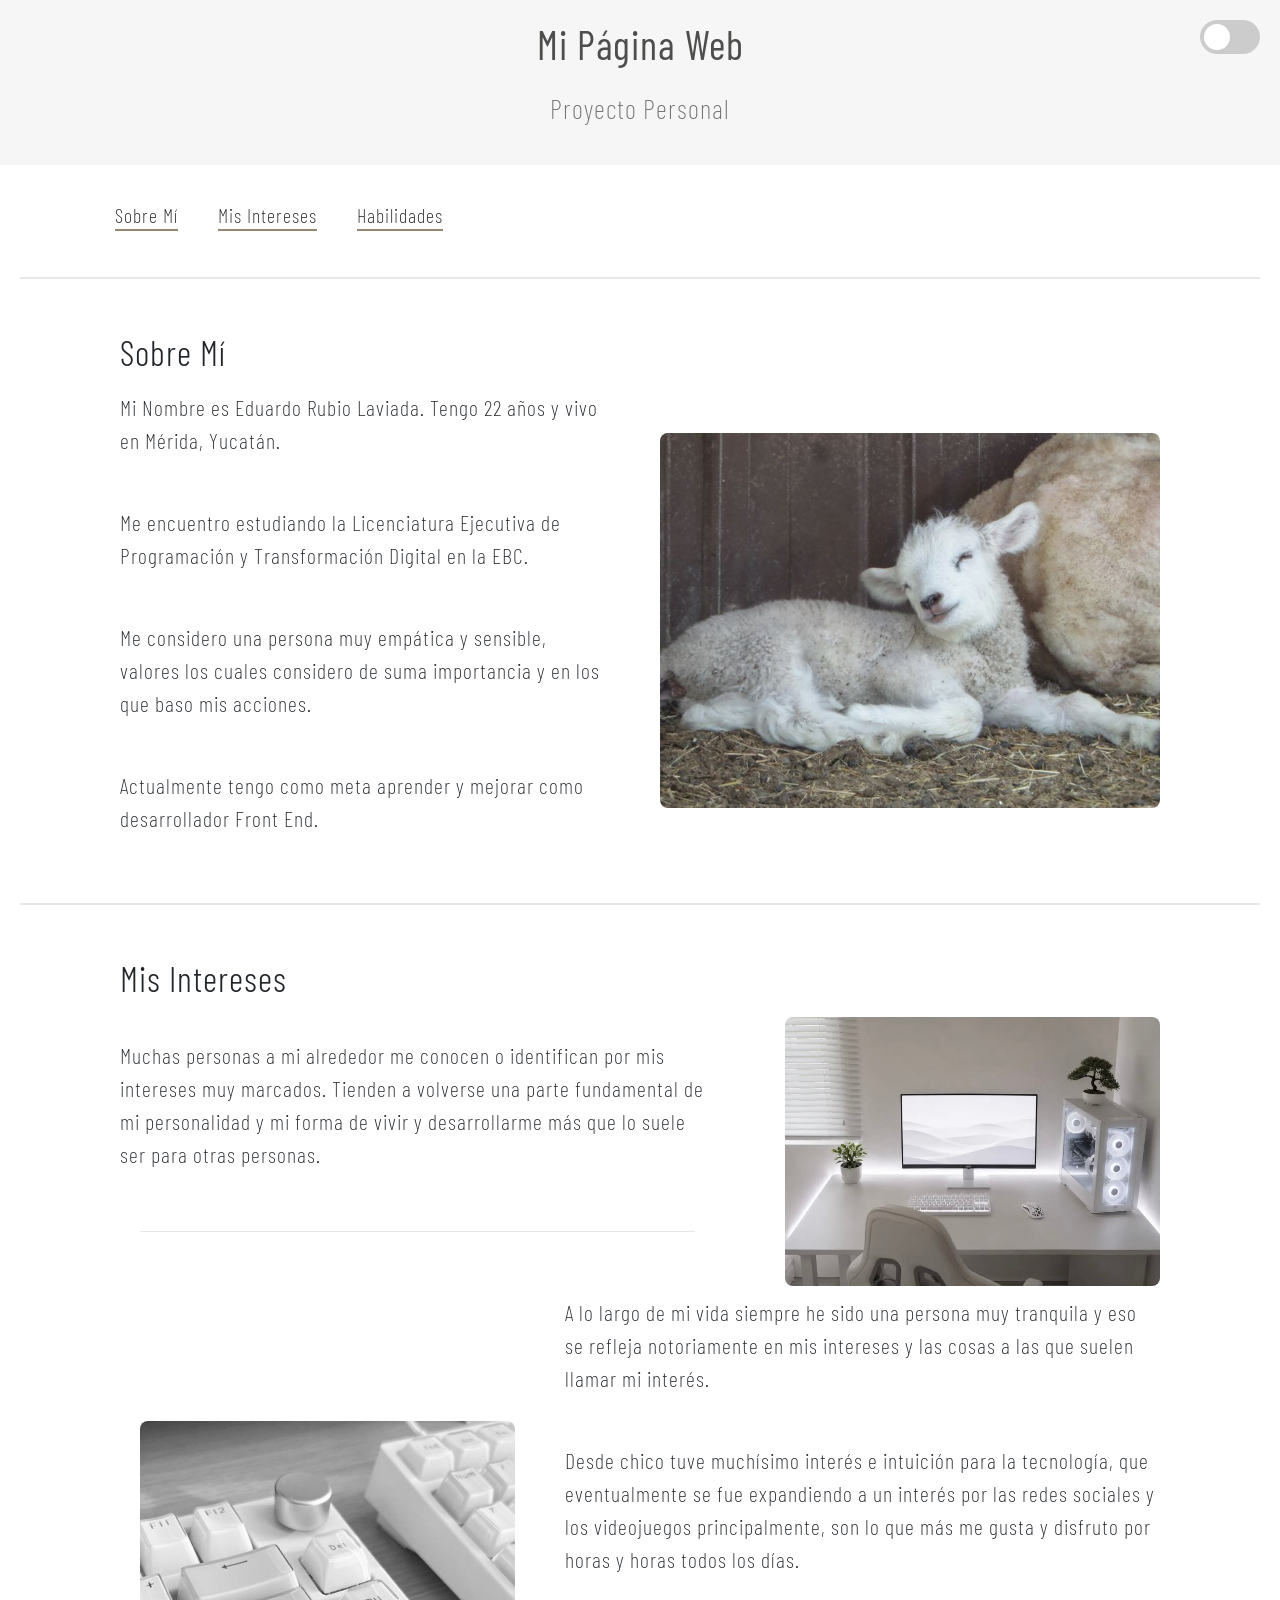
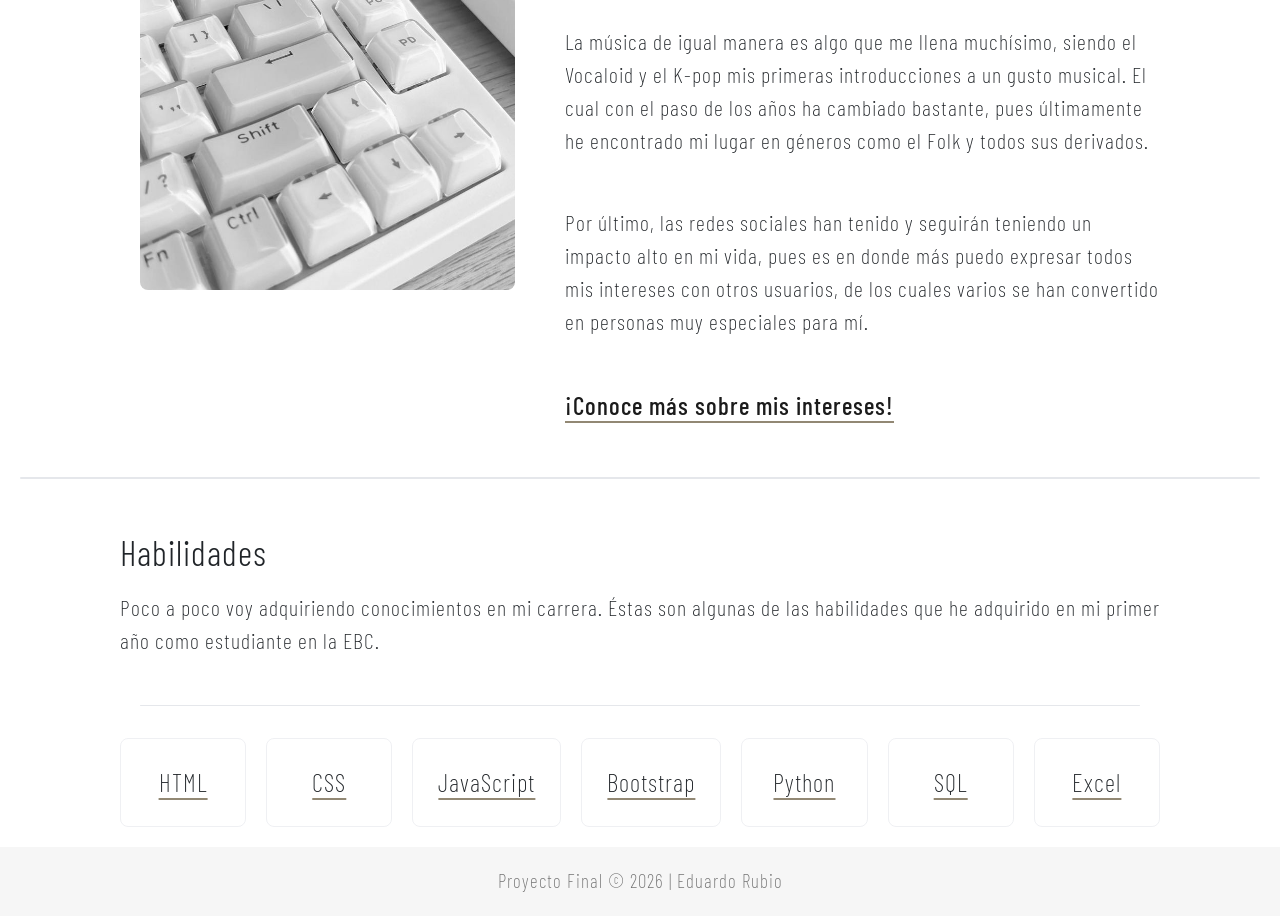
<file: index.html>
<!DOCTYPE html>
<html lang="en">
<head>
    <meta charset="UTF-8">
    <meta name="viewport" content="width=device-width, initial-scale=1.0">
    <title>Proyecto Final</title>
    <link href="https://cdn.jsdelivr.net/npm/bootstrap@5.3.3/dist/css/bootstrap.min.css" rel="stylesheet">    <link rel="preconnect" href="https://fonts.googleapis.com">
    <link rel="preconnect" href="https://fonts.googleapis.com">
    <link rel="preconnect" href="https://fonts.gstatic.com" crossorigin>
    <link href="https://fonts.googleapis.com/css2?family=Barlow+Condensed:wght@100;200;300&display=swap" rel="stylesheet">
    <link rel="stylesheet" href="https://cdnjs.cloudflare.com/ajax/libs/animate.css/4.1.1/animate.min.css">
    <link rel="stylesheet" href="./styles.css">
</head>
<body class="animate__animated animate__fadeIn">
    <header class="header">
        <h1>Mi Página Web</h1>
        <p class="textito">Proyecto Personal</p>
             <label class="switch">
                <input type="checkbox" id="themeToggle">
                <span class="slider round"></span>
            </label>
    </header>

    <nav class="menu">
        <a href="#SobreMi">Sobre Mí</a>
        <a href="#MisIntereses"> Mis Intereses</a>
        <a href="#Habilidades">Habilidades</a>
    </nav>
  
    <hr>

    <main>
        <section id="SobreMi" class="section">
            <h2>Sobre Mí</h2>
            <div class="contenidoSM">
                <div class="texto">
                    <p>Mi Nombre es Eduardo Rubio Laviada. Tengo 22 años y vivo en Mérida, Yucatán.</p> 
                    <br>
                    <p>Me encuentro estudiando la Licenciatura Ejecutiva de Programación y Transformación Digital en la EBC.</p>
                    <br>
                    <p>Me considero una persona muy empática y sensible, valores los cuales considero de suma importancia y en los que baso mis acciones.</p>
                    <br>
                    <p>Actualmente tengo como meta aprender y mejorar como desarrollador Front End.</p>
                </div>
                <img class="imgSM" src="./img/Lambing.jpg" alt="">
            </div>
        </section>

     <hr class="divisor">

        <section id="MisIntereses" class="section">
            <h2>Mis Intereses</h2>
            <div class="contenidoInt">
                <div class="textoInt">
                    <p>
                       Muchas personas a mi alrededor me conocen o identifican por mis intereses muy marcados.
                       Tienden a volverse una parte fundamental de mi personalidad y mi forma de vivir y desarrollarme más que
                       lo suele ser para otras personas.
                    </p>
                    <hr class="hrInt">
                </div>
                <img src="./img/setup.jpg" alt="">
            </div>

            <div class="contenidoInt">
                <img src="./img/teclado.jpg" alt="">
                <div class="textoInt2">
                    <p>
                        A lo largo de mi vida siempre he sido una persona muy tranquila y eso
                        se refleja notoriamente en mis intereses y las cosas a las que suelen 
                        llamar mi interés. 
                    </p>
                    <br>
                    <p>
                        Desde chico tuve muchísimo interés e intuición para la tecnología,
                        que eventualmente se fue expandiendo a un interés por las redes sociales y
                        los videojuegos principalmente, son lo que más me gusta y disfruto por horas y horas todos los días.
                    </p>
                    <br>
                    <p>
                        La música de igual manera es algo que me llena muchísimo, siendo el Vocaloid y el K-pop mis
                        primeras introducciones a un gusto musical. El cual con el paso de los años ha cambiado bastante, 
                        pues últimamente he encontrado mi lugar en géneros como el Folk y todos sus derivados.
                    </p>
                    <br>
                    <p>
                        Por último, las redes sociales han tenido y seguirán teniendo un impacto alto en mi vida,
                        pues es en donde más puedo expresar todos mis intereses con otros usuarios, de los cuales varios
                        se han convertido en personas muy especiales para mí.
                    </p>
                    <br>
                    <div class="navIntereses">
                    <a href="intereses.html">¡Conoce más sobre mis intereses!</a>
                    </div>
                </div>
                
            </div>
        </section>

     <hr class="divisor">
 
        <section id="Habilidades" class="section">
            <h2>Habilidades</h2>
            <p class="texto">Poco a poco voy adquiriendo conocimientos en mi carrera. 
            Éstas son algunas de las habilidades que he adquirido en mi primer año como estudiante en la EBC.
            </p>  
            <hr>
            <div class="contenidoHB">
                <div class="habilidades">HTML</div>
                <div class="habilidades">CSS</div>
                <div class="habilidades">JavaScript</div>
                <div class="habilidades">Bootstrap</div>
                <div class="habilidades">Python</div>
                <div class="habilidades">SQL</div>
                <div class="habilidades">Excel</div>
            </div>
        </section>
    </main>

    <footer>
    <p>Proyecto Final &copy; 2026 | Eduardo Rubio</p>
    </footer>

   
<button id="backToTopBtn">
    &#8679;
</button>

    <script src="https://cdn.jsdelivr.net/npm/bootstrap@5.3.3/dist/js/bootstrap.bundle.min.js"></script>
    <script src="./script.js"></script>
</body>
</html>
</file>
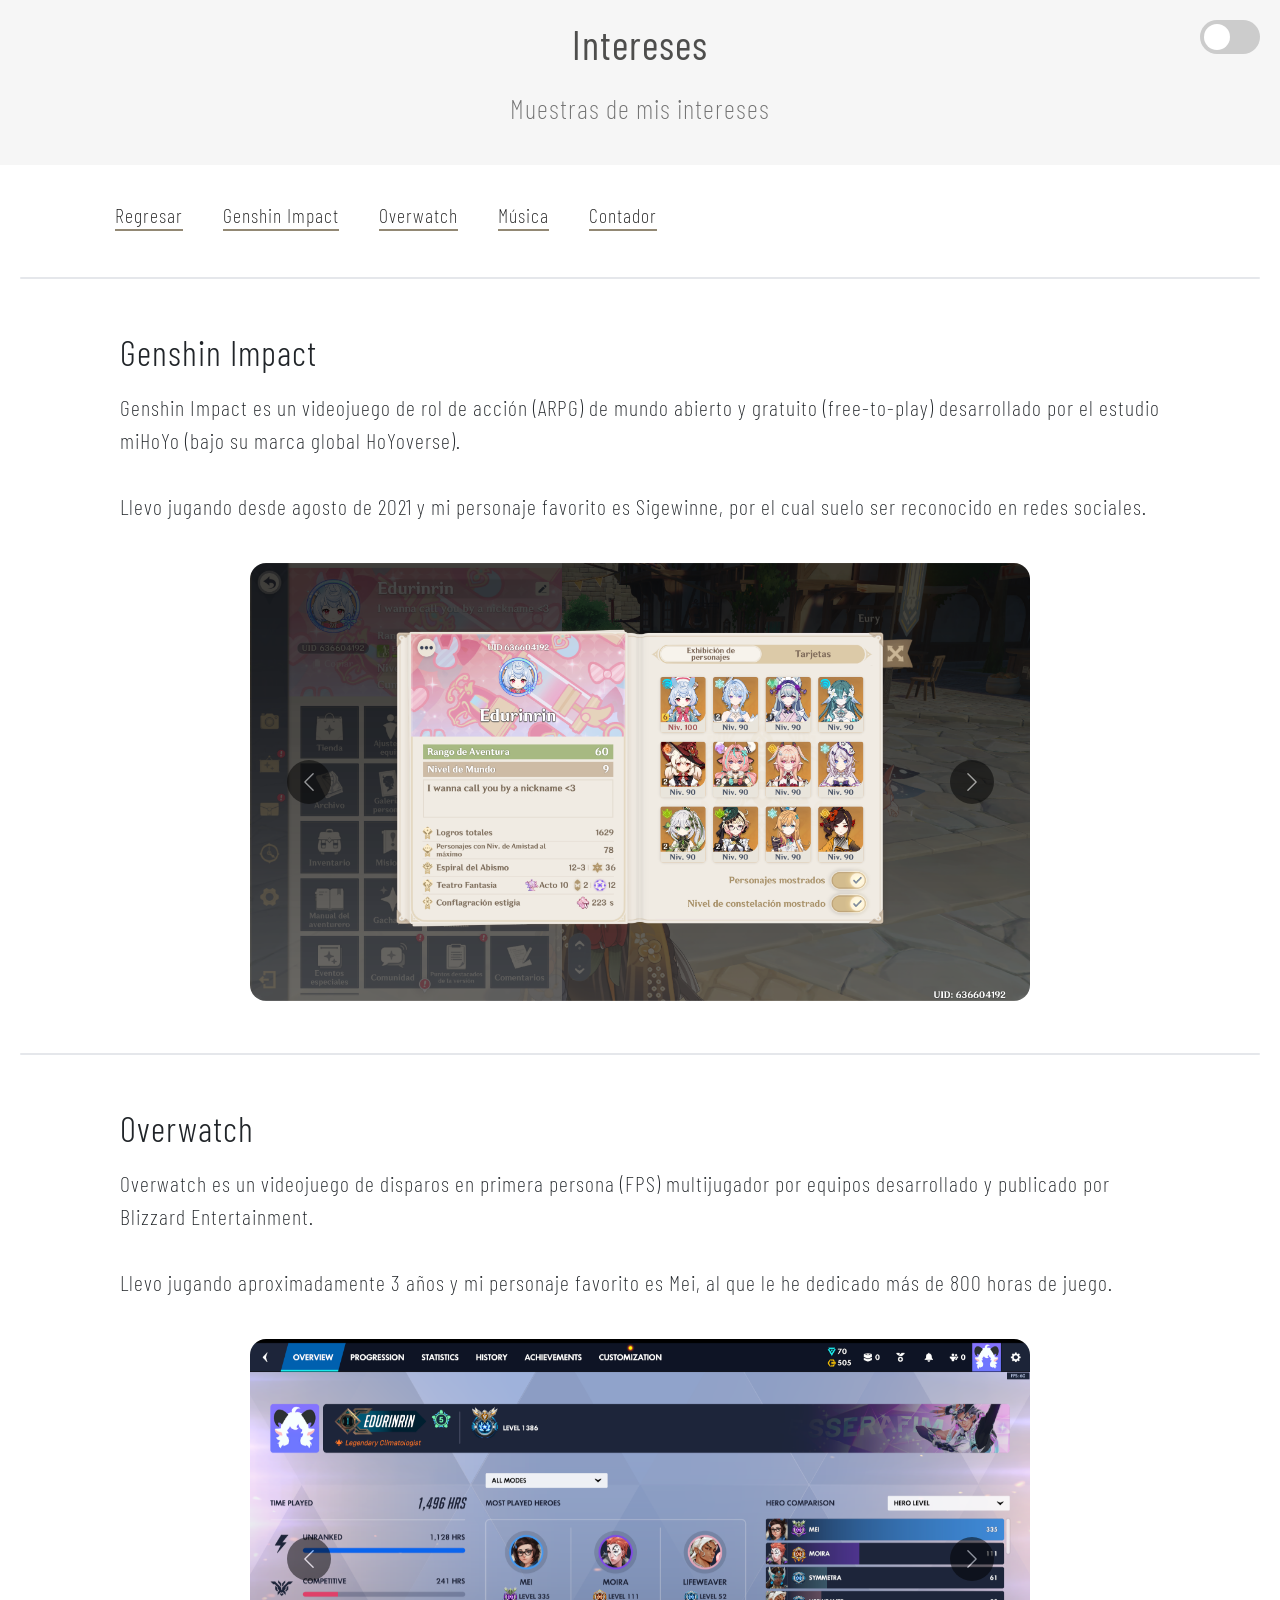
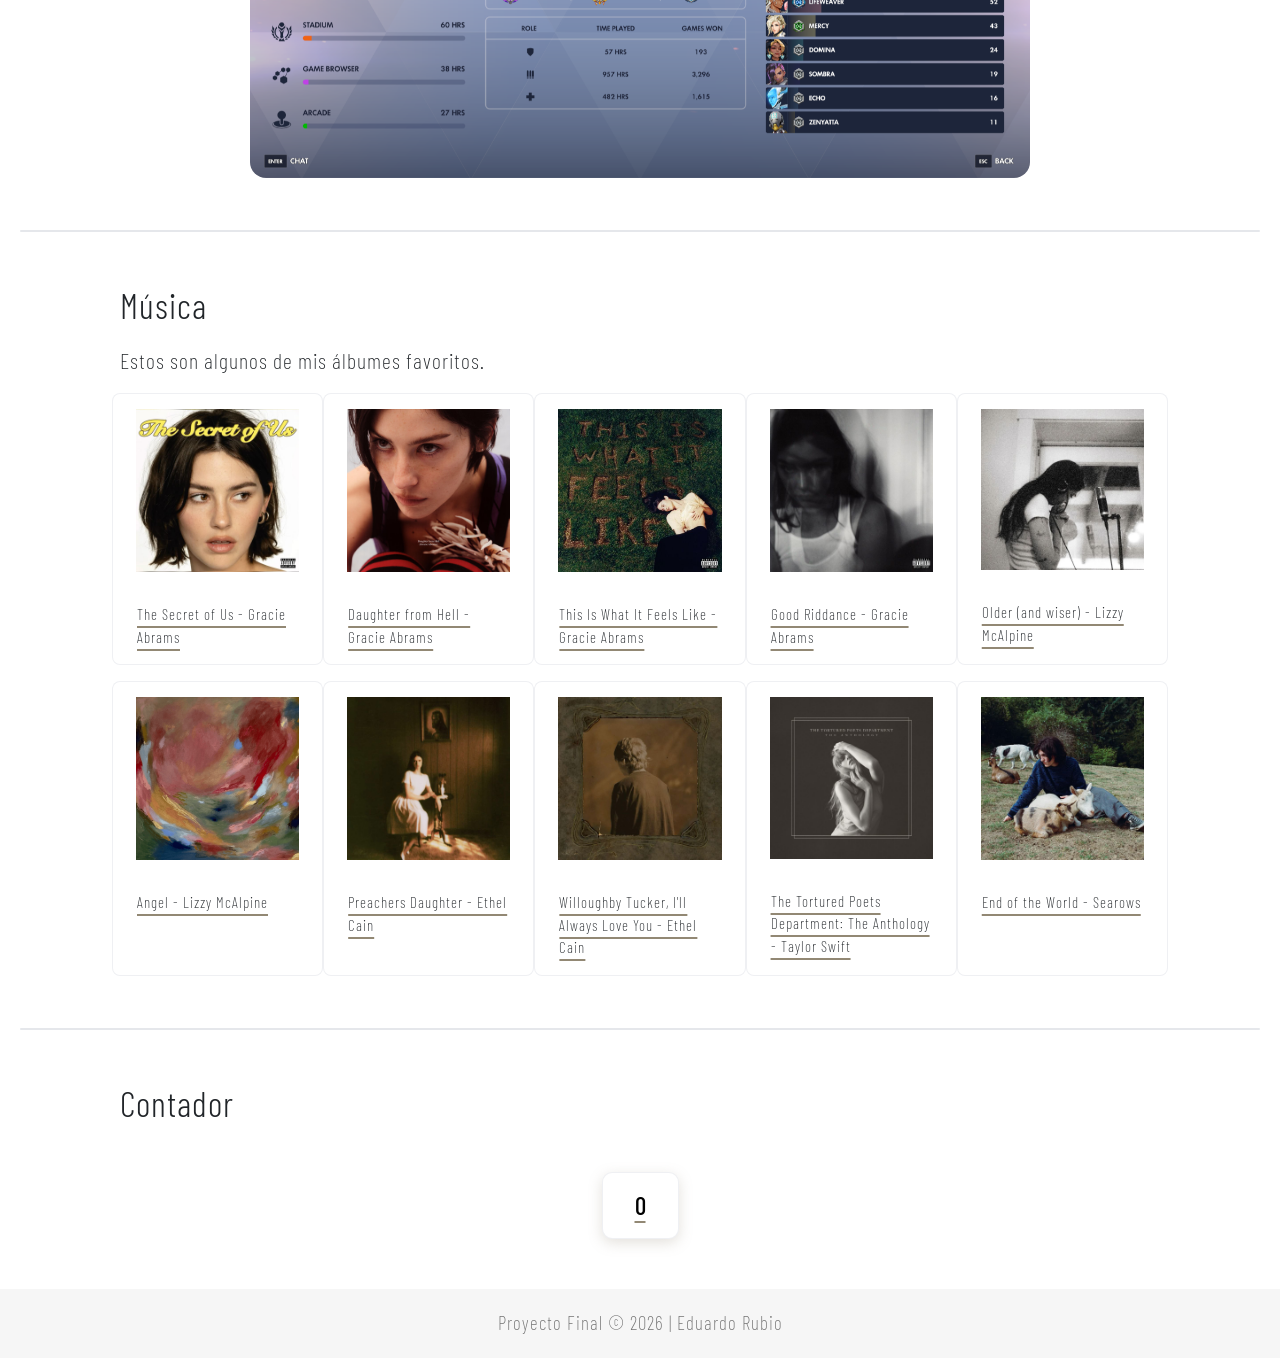
<file: intereses.html>
<!DOCTYPE html>
<html lang="en">
<head>
    <meta charset="UTF-8">
    <meta name="viewport" content="width=device-width, initial-scale=1.0">
    <title>Intereses</title>
    <link href="https://cdn.jsdelivr.net/npm/bootstrap@5.3.3/dist/css/bootstrap.min.css" rel="stylesheet">    
    <link rel="preconnect" href="https://fonts.googleapis.com">
    <link rel="preconnect" href="https://fonts.gstatic.com" crossorigin>
    <link href="https://fonts.googleapis.com/css2?family=Barlow+Condensed:wght@100;200;300&display=swap" rel="stylesheet">
    <link rel="stylesheet" href="https://cdnjs.cloudflare.com/ajax/libs/animate.css/4.1.1/animate.min.css">
    <link rel="stylesheet" href="./styles.css">
</head>
<body class="animate__animated animate__fadeIn">
     <header class="header">
        <h1>Intereses</h1>
        <p class="textito">Muestras de mis intereses</p>
            <label class="switch">
                <input type="checkbox" id="themeToggle">
                <span class="slider round"></span>
            </label>
    </header>

    <nav>
        <a href="index.html#MisIntereses">Regresar</a>
        <a href="#Int1">Genshin Impact</a>
        <a href="#Int2">Overwatch</a>
        <a href="#Int3">Música</a>
        <a href="#Cont">Contador</a>
    </nav>
  
    <hr class="divisor">

    <main>
        <section id="Int1" class="section">
            <h2>Genshin Impact</h2>
            <p class="texto">Genshin Impact es un videojuego de rol de acción (ARPG) de mundo abierto y gratuito (free-to-play) desarrollado por el estudio miHoYo (bajo su marca global HoYoverse).<br><br>
                Llevo jugando desde agosto de 2021 y mi personaje favorito es Sigewinne, por el cual suelo ser reconocido en redes sociales.
            </p><br>
            <div class="w-75 mx-auto">
              <div id="carouselExampleInterval" class="carousel slide" data-bs-ride="carousel">
                <div class="carousel-inner rounded-4 overflow-hidden">
                    <div class="carousel-item active" data-bs-interval="5500">
                    <img src="./img/perfil.png" class="d-block w-100" alt="...">
                    </div>
                    <div class="carousel-item" data-bs-interval="4000">
                    <img src="./img/Sigec6.png" class="d-block w-100" alt="...">
                    </div>
                    <div class="carousel-item" data-bs-interval="4000">
                    <img src="./img/Sige100.png" class="d-block w-100" alt="...">
                    </div>
                </div>
                <button class="carousel-control-prev" type="button" data-bs-target="#carouselExampleInterval" data-bs-slide="prev">
                    <span class="carousel-control-prev-icon" aria-hidden="true"></span>
                    <span class="visually-hidden">Previous</span>
                </button>
                <button class="carousel-control-next" type="button" data-bs-target="#carouselExampleInterval" data-bs-slide="next">
                    <span class="carousel-control-next-icon" aria-hidden="true"></span>
                    <span class="visually-hidden">Next</span>
                </button>
                </div>
            </div>
        </section>

     <hr class="divisor">

        <section id="Int2" class="section">
            <h2>Overwatch</h2>
            <p class="texto">
                Overwatch es un videojuego de disparos en primera persona (FPS) multijugador por equipos desarrollado y publicado por Blizzard Entertainment.<br>
                <br>Llevo jugando aproximadamente 3 años y mi personaje favorito es Mei, al que le he dedicado más de 800 horas de juego.
            </p><br>
            <div class="w-75 mx-auto">
              <div id="carouselExampleInterval2" class="carousel slide" data-bs-ride="carousel">
                <div class="carousel-inner rounded-4 overflow-hidden">
                    <div class="carousel-item active" data-bs-interval="5500">
                    <img src="./img/perfilow.png" class="d-block w-100" alt="...">
                    </div>
                    <div class="carousel-item" data-bs-interval="4000">
                    <img src="./img/meistats.png" class="d-block w-100" alt="...">
                    </div>
                    <div class="carousel-item" data-bs-interval="4000">
                    <img src="./img/meilvl.png" class="d-block w-100" alt="...">
                    </div>
                </div>
                <button class="carousel-control-prev" type="button" data-bs-target="#carouselExampleInterval2" data-bs-slide="prev">
                    <span class="carousel-control-prev-icon" aria-hidden="true"></span>
                    <span class="visually-hidden">Previous</span>
                </button>
                <button class="carousel-control-next" type="button" data-bs-target="#carouselExampleInterval2" data-bs-slide="next">
                    <span class="carousel-control-next-icon" aria-hidden="true"></span>
                    <span class="visually-hidden">Next</span>
                </button>
                </div>
            </div>
        </section>

     <hr class="divisor">

        <section id="Int3" class="section">
            <h2>Música</h2>
            <p class="texto">Estos son algunos de mis álbumes favoritos.</p>
            <div class="row row-cols-1 row-cols-sm-2 row-cols-md-5 g-3">
                    <div class="card">
                        <img src="./img/tsou.jpg" class="card-img-top" alt="...">
                        <div class="card-body">
                            <p class="card-text">The Secret of Us - Gracie Abrams</p>
                        </div>
                    </div>  
           
                    <div class="card">
                        <img src="./img/dfh.jpg" class="card-img-top" alt="...">
                        <div class="card-body">
                            <p class="card-text">Daughter from Hell - Gracie Abrams</p>
                        </div>
                    </div>    
                <div class="card">
                    <img src="./img/tiwifl.jpg" class="card-img-top" alt="...">
                    <div class="card-body">
                        <p class="card-text">This Is What It Feels Like - Gracie Abrams</p>
                    </div>
                </div>       
                <div class="card">
                    <img src="./img/GoodRiddance.jpg" class="card-img-top" alt="...">
                    <div class="card-body">
                        <p class="card-text">Good Riddance - Gracie Abrams</p>
                    </div>
                </div>     

                <div class="card">
                    <img src="./img/older (and wiser).jpg" class="card-img-top" alt="...">
                    <div class="card-body">
                        <p class="card-text">Older (and wiser) - Lizzy McAlpine</p>
                    </div>
                </div>     

                <div class="card">
                    <img src="./img/Angel.png" class="card-img-top" alt="...">
                    <div class="card-body">
                        <p class="card-text">Angel - Lizzy McAlpine</p>
                    </div>
                </div>        

                <div class="card">
                    <img src="./img/Preachers Daughter.jpg" class="card-img-top" alt="...">
                    <div class="card-body">
                        <p class="card-text">Preachers Daughter - Ethel Cain</p>
                    </div>
                </div>   

                <div class="card">
                    <img src="./img/Willoughby Tucker.jpg" class="card-img-top" alt="...">
                    <div class="card-body">
                        <p class="card-text">Willoughby Tucker, I'll Always Love You - Ethel Cain</p>
                    </div>
                </div>     

                <div class="card">
                    <img src="./img/anthology.jpg" class="card-img-top" alt="...">
                    <div class="card-body">
                        <p class="card-text">The Tortured Poets Department: The Anthology - Taylor Swift</p>
                    </div>
                </div>  

                <div class="card">
                    <img src="./img/endoftheworld.jpg" class="card-img-top" alt="...">
                    <div class="card-body">
                        <p class="card-text">End of the World - Searows</p>
                    </div>
                </div>   
            </div>

        
        </section>

        <hr class="divisor">
        <section class="section soft-section" id="Cont">
            <h2>Contador</h2>
            <button id="counterBtn" class="soft-touch-btn">
                <span id="counterValue">0</span>
            </button>        
        </section>
    </main>

    <footer>
    <p>Proyecto Final &copy; 2026 | Eduardo Rubio</p>
    </footer>

    <button id="backToTopBtn">
    &#8679;
    </button>

    <script src="https://cdn.jsdelivr.net/npm/bootstrap@5.3.3/dist/js/bootstrap.bundle.min.js"></script>
    <script src="./script.js"></script>
</body>
</html>
</file>
<file: styles.css>
* {
  margin: 0;
  padding: 0;
  box-sizing: border-box;
}

html {
  scroll-behavior: smooth;
}

body {
  font-family: 'Barlow Condensed', sans-serif;
  font-weight: 200;
  letter-spacing: 1px;
  background-color: white;
}

@keyframes Transformation {
  from {
    opacity: 0;
  }
  to {
    opacity: 1;
  }
}

.header {
  color: #4e4e4d;
  text-align: center;
  padding: 20px;
  font-size: 35px;
  background-color: #6161610e;
}

footer {
  color: #727272;
  text-align: center;
  padding: 20px;
  font-size: 19px;
  background-color: #6161610e;
}

footer p{
  margin-bottom: 0;
}

.textito {
  margin-top: 20px;
  font-size: 27px;
  color: #727272;
}

hr {
  border: none;
  height: 2px;
  background-color: #e5e7eb;
  margin: 32px 20px;
  border-radius: 5px;
  opacity: 1;
}

.hrInt {
  margin-top: 60px;
  height: 1px;
}

h1 {
  font-weight: 400;
}

h2 {
  font-weight: 300;
  padding-bottom: 10px;
  font-size: 35px;
}

nav {
  display: flex;
  text-align: start;
  gap: 40px;
  padding: 15px;
  margin-left: 100px;
  margin-top: 20px;
}

nav a,
nav .nav-link {
  display: inline-block;
  font-size: 20px;
  color: #1b1b1b;
  text-decoration: underline;
  text-decoration-color: #928874;
  text-decoration-thickness: 2px;
  text-underline-offset: 6px;
  transition: transform .3s ease, text-shadow .3s ease;
}

nav a:hover,
nav .nav-link:hover {
  transform: translateY(-3px);
  text-shadow: 2px 2px 4px rgba(91, 90, 90, 0.7);
  color: #1b1b1b; 
}

.section {
  display: grid;
  padding: 20px;
  max-width: 100%;
  margin-left: 100px;
  margin-right: 100px;
}

.contenidoSM {
  display: flex;
  align-items: center;
  gap: 40px;
  justify-content: center;
}


.contenidoSM img {
  width: 500px;
  object-fit: cover;
  object-position: center;
  border-radius: 8px;
  margin-left: 20px;
}

.texto {
  font-size: 22px;
}

.contenidoInt {
  display: flex;
  justify-content: center;
  align-items: center;
  gap: 50px;
}


.contenidoInt img {
  width: 375px;
  object-fit: cover;
  object-position: left;
  border-radius: 8px;
  margin-left: 20px;
}

.textoInt {
  text-align: start;
  font-size: 22px;
}

.textoInt2 {
  text-align: start;
  font-size: 22px;
  margin-top: 10px;
}

.navIntereses a {
  display: inline-block;
  font-size: 25px;
  text-decoration: underline;
  text-decoration-color: #928874;
  text-decoration-thickness: 2px;
  text-underline-offset: 6px;
  color: #1b1b1b;
  transition: transform .3s ease, text-shadow .3s ease;
  font-weight: 475;
}

.navIntereses a:hover {
  transform: translateY(-3px);
  text-shadow: 2px 2px 4px rgba(91, 90, 90, 0.7);
  color: #1b1b1b;
}


.contenidoHB {
  display: grid;
  grid-template-columns: repeat(7, 1fr);
  gap: 20px;
  max-width: 100%;
  margin: 0;
}

.habilidades {
  text-align: center;
  padding: 25px;
  border-radius: 8px;
  transition: background-color .6s ease, box-shadow .6s ease, transform .3s ease;
  font-size: 25px;
  cursor: default;
  text-decoration: underline;
  text-decoration-color: #928874;
  text-decoration-thickness: 2px;
  text-underline-offset: 6px;
  border: 1px solid #e5e7eb9d;
}

.habilidades:hover {
  transform: translateY(-5px);
  background-color: #fffcfcad;
  box-shadow: 
    0 6px 12px rgba(15, 23, 42, 0.05),
    0 16px 28px rgba(15, 23, 42, 0.09);
}


.carousel-control-prev-icon,
.carousel-control-next-icon {
  background-color: rgba(0, 0, 0, 1);
  border-radius: 50%;
  width: 44px;
  height: 44px;
  background-size: 50%;
  transition: background-color 0.3s ease;
}

.carousel-control-prev:hover .carousel-control-prev-icon,
.carousel-control-next:hover .carousel-control-next-icon {
  background-color: #928874; /* Matches your accent color on hover! */
}

.card{
  border-radius: 8px;
  transition: background-color .6s ease, box-shadow .6s ease, transform .3s ease;
  font-size: 15px;
  cursor: default;
  text-decoration: underline;
  text-decoration-color: #928874;
  text-decoration-thickness: 2px;
  text-underline-offset: 6px;
  border: 1px solid #e5e7eb9d;
}

.card img{
  width: 100%;
  padding: 15px;
}
.card:hover{
  transform: translateY(-9px);
  background-color: #fffcfcad;
  box-shadow: 
    0 6px 12px rgba(15, 23, 42, 0.05),
    0 16px 28px rgba(15, 23, 42, 0.09);
}
.section hr {
  height: 1px;
}

#backToTopBtn {
  position: fixed;
  bottom: 30px;
  right: 30px;
  z-index: 1000;
  width: 48px;
  height: 48px;
  border: none;
  outline: none;
  border-radius: 50%;
  background-color: #c7c7c7;
  color: #ffffff;
  font-size: 22px;
  cursor: pointer;
  box-shadow: 0 4px 10px rgba(0, 0, 0, 0.25);
  display: flex;
  align-items: center;
  justify-content: center;
  opacity: 0;
  visibility: hidden;
  transition: opacity 0.3s ease, visibility 0.3s ease, background-color 0.2s ease, transform 0.3s ease;
}

#backToTopBtn.show {
  opacity: 1;
  visibility: visible;
}

#backToTopBtn:hover {
  background-color: #928874;
  transform: translateY(-3px);
}



.soft-touch-btn{
  display: flex;
  display: flex;         
  margin: 30px auto;  
  width: fit-content; 
  padding: 14px 32px;
  border-radius: 10px;
  cursor: pointer;
  font-size: 25px;
  background-color: #ffffff;
  text-decoration: underline;
  text-decoration-color: #928874;
  text-decoration-thickness: 2px;
  text-underline-offset: 6px;
  border: 1px solid #e5e7eb9d;
  transition: transform 0.25s cubic-bezier(0.2, 0.8, 0.2, 1),
              box-shadow 0.25s cubic-bezier(0.2, 0.8, 0.2, 1),
              background-color 0.25s ease;  
  box-shadow: 0 4px 14px rgba(146, 136, 116, 0.25);
}
.soft-touch-btn:hover {
  transform: translateY(-2px);
  box-shadow: 0 6px 18px rgba(146, 136, 116, 0.35);
}
.soft-touch-btn:active {
  transform: translateY(1px) scale(0.97); /* subtle compress */
  box-shadow: 0 2px 6px rgba(146, 136, 116, 0.2);
  transition-duration: 0.1s; /* fast press, silky smooth release */
}
#counterValue {
  display: inline-block;
  font-weight: 500;
}
@keyframes softNumberFade {
  0% {
    opacity: 0.4;
    transform: translateY(-2px);
  }
  100% {
    opacity: 1;
    transform: translateY(0);
  }
}
.soft-update {
  animation: softNumberFade 0.25s ease-out;
}

.switch {
  position: absolute;
  width: 60px;
  height: 34px;
  top: 20px;
  right: 20px;

}

.switch input {
  opacity: 0;
  width: 0;
  height: 0;
}

.slider {
  position: absolute;
  cursor: pointer;
  top: 0;
  left: 0;
  right: 0;
  bottom: 0;
  background-color: #ccc;
  -webkit-transition: .4s;
  transition: .4s;
}

.slider:before {
  position: absolute;
  content: "";
  height: 26px;
  width: 26px;
  left: 4px;
  bottom: 4px;
  background-color: white;
  -webkit-transition: .4s;
  transition: .4s;
}

input:checked + .slider {
  background-color: #928874;
}

input:focus + .slider {
  box-shadow: 0 0 1px #928874;
}

input:checked + .slider:before {
  -webkit-transform: translateX(26px);
  -ms-transform: translateX(26px);
  transform: translateX(26px);
}

.slider.round {
  border-radius: 34px;
}

.slider.round:before {
  border-radius: 50%;
}

body.dark-mode {
  background-color: #121212;
  color: #f3f3f3;
}
body.dark-mode .header,
body.dark-mode footer {
  background-color: #1a1a1d;
  color: #a1a1aa;
}
body.dark-mode h1,
body.dark-mode h2 {
  color: #f3f3f3;
}
body.dark-mode .textito {
  color: #a1a1aa;
}
body.dark-mode .texto,
body.dark-mode .textoInt,
body.dark-mode .textoInt2 {
  color: #e4e4e7;
}
body.dark-mode hr {
  background-color: #2e2e33;
}
body.dark-mode nav a,
body.dark-mode nav .nav-link,
body.dark-mode .navIntereses a {
  color: #f3f3f3;
  text-decoration-color: #e2d7be;
}
body.dark-mode nav a:hover,
body.dark-mode nav .nav-link:hover,
body.dark-mode .navIntereses a:hover {
  color: #e2d7be;
  text-shadow: 2px 2px 8px rgba(0, 0, 0, 0.7);
}
body.dark-mode .habilidades {
  background-color: #1c1c1f;
  color: #f3f3f3;
  border-color: #2e2e33;
  text-decoration-color: #e2d7be;
}
body.dark-mode .habilidades:hover {
  background-color: #27272b;
  box-shadow: 
    0 6px 14px rgba(0, 0, 0, 0.5), 
    0 16px 28px rgba(0, 0, 0, 0.7);
}
body.dark-mode .card {
  background-color: #1c1c1f;
  color: #f3f3f3;
  border-color: #2e2e33;
  text-decoration-color: #e2d7be;
}
body.dark-mode .card:hover {
  background-color: #27272b;
  box-shadow: 
    0 6px 14px rgba(0, 0, 0, 0.5), 
    0 18px 30px rgba(0, 0, 0, 0.7);
}
body.dark-mode .soft-touch-btn {
  background-color: #1c1c1f;
  color: #f3f3f3;
  border-color: #2e2e33;
  text-decoration-color: #e2d7be;
  box-shadow: 0 4px 14px rgba(0, 0, 0, 0.5);
}
body.dark-mode .soft-touch-btn:hover {
  background-color: #27272b;
  box-shadow: 0 6px 18px rgba(0, 0, 0, 0.7);
}
body.dark-mode .soft-touch-btn:active {
  box-shadow: 0 2px 6px rgba(0, 0, 0, 0.4);
}
/* 8. Back to Top Button */
body.dark-mode #backToTopBtn {
  background-color: #2e2e33;
}
body.dark-mode #backToTopBtn:hover {
  background-color: #e2d7be;
  color: #121212;
}
.theme-btn {
  background: #ffffff;
  border: 1px solid #e5e7eb9d;
  border-radius: 50%;
  width: 40px;
  height: 40px;
  font-size: 20px;
  cursor: pointer;
  display: flex;
  align-items: center;
  justify-content: center;
  margin-left: auto;
  transition: transform 0.2s ease, background-color 0.3s ease;
}
.theme-btn:hover {
  transform: scale(1.1);
}
body.dark-mode .theme-btn {
  background: #1c1c1f;
  border-color: #2e2e33;
  color: #f3f3f3;
}

@media (max-width: 768px) {
  
  .section {
    margin-left: 15px ;
    margin-right: 15px ;
    padding: 10px;
  }

  nav {
    margin-left: 0 ;
    margin-top: 10px ;
    padding: 10px ;
    justify-content: center;
    gap: 15px ;
    flex-wrap: wrap;
  }

  nav a, nav .nav-link {
    font-size: 17px;
  }

  .contenidoSM,
  .contenidoInt {
    flex-direction: column;
    gap: 20px;
  }

  .contenidoSM img,
  .contenidoInt img {
    width: 80% ;
    max-width: 100%;
    margin-left: 0 ;
    height: auto;
    margin-bottom: 10px;
  }

  .contenidoHB {
    grid-template-columns: repeat(2, 1fr) ;
    gap: 12px;
  }

  .habilidades {
    font-size: 18px;
    padding: 14px 10px;
  }

  .header {
    font-size: 26px;
    padding: 15px;
  }

  h1 {
    font-size: 28px;
  }

  h2 {
    font-size: 24px;
  }

  .textito {
    font-size: 18px;
  }

  .texto, .textoInt, .textoInt2 {
    font-size: 17px;
  }

  .switch {
    margin: 12px auto ;
    display: block;
  }

  .w-75 {
    width: 100% ;
  }

    .w-75 {
    width: 100% !important;
  }
  .carousel-item img {
    height: auto !important;       
    width: 100% !important;        
    object-fit: contain !important;
  }
  .carousel-inner {
    background-color: #121212;
  }
}
</file>
